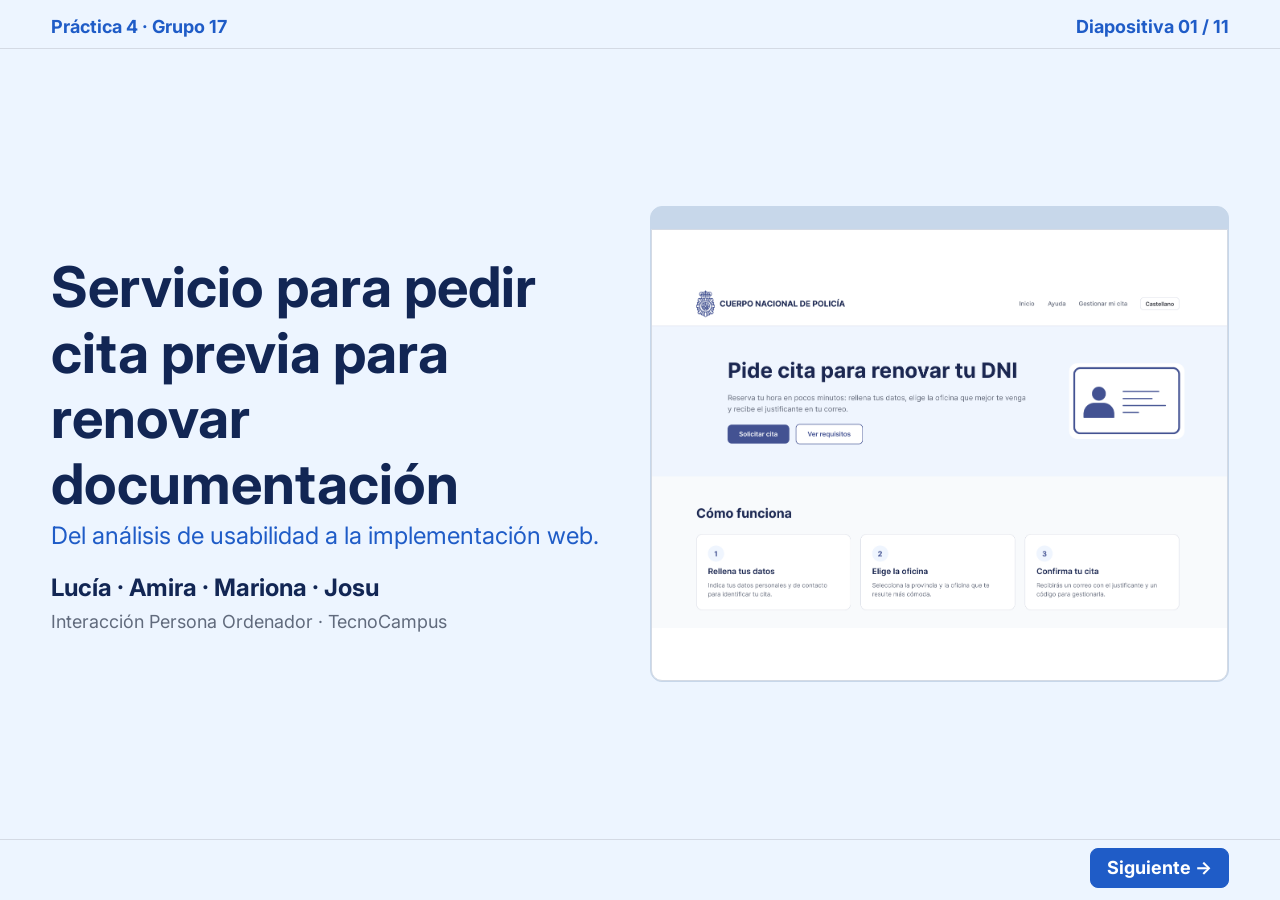
<file: grupo-17/index.html>
<!DOCTYPE html>
<html lang="es">
<head>
    <meta charset="UTF-8">
    <meta name="viewport" content="width=device-width, initial-scale=1.0">
    <title>Servicio para pedir cita previa para renovar documentación | Grupo 17</title>
    <link rel="stylesheet" href="https://fonts.googleapis.com/css2?family=Inter:wght@400;500;700&amp;display=swap">
    <link rel="stylesheet" href="styles/style.css">
</head>
<body class="portada">
    <header class="franja">
        <span>Práctica 4 · Grupo 17</span>
        <span>Diapositiva 01 / 11</span>
    </header>
    <main class="diapositiva">
        <div class="columnas hero">
            <div class="columna">
                <header class="encabezado">
                    <h1>Servicio para pedir cita previa para renovar documentación</h1>
                    <p class="subtitulo">Del análisis de usabilidad a la implementación web.</p>
                </header>
                <p class="equipo">Lucía · Amira · Mariona · Josu</p>
                <p class="nota secundario">Interacción Persona Ordenador · TecnoCampus</p>
            </div>
            <div class="columna navegador">
                <div class="marco">
                    <img src="images/figma-inicio.png" alt="Pantalla de inicio del prototipo de cita previa para renovar documentación">
                </div>
            </div>
        </div>
    </main>
    <footer>
        <nav class="navegacion">
            <a class="siguiente" href="02-proyecto.html">Siguiente →</a>
        </nav>
    </footer>
</body>
</html>
</file>
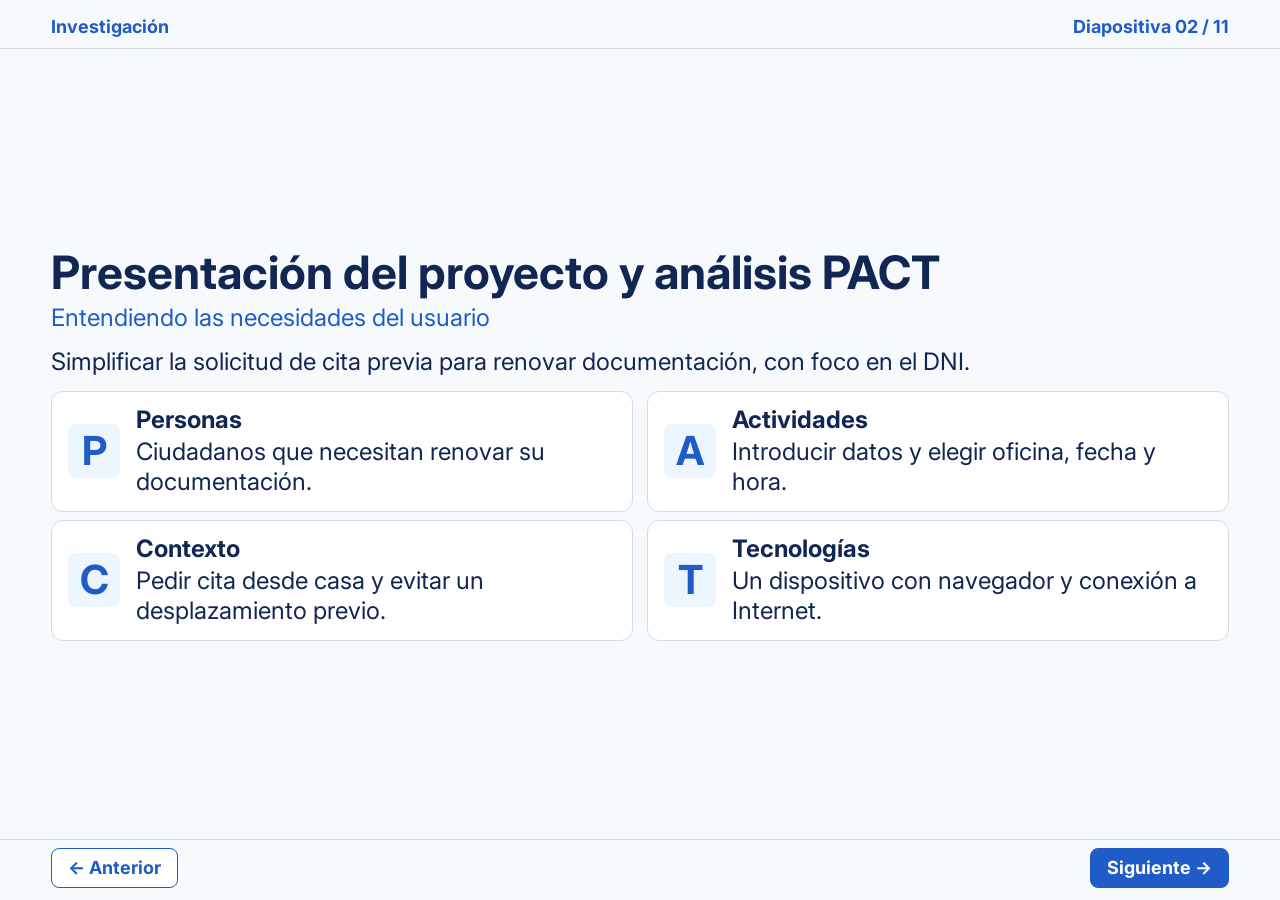
<file: grupo-17/02-proyecto.html>
<!DOCTYPE html>
<html lang="es">
<head>
    <meta charset="UTF-8">
    <meta name="viewport" content="width=device-width, initial-scale=1.0">
    <title>Presentación del proyecto y análisis PACT | Grupo 17</title>
    <link rel="stylesheet" href="https://fonts.googleapis.com/css2?family=Inter:wght@400;500;700&amp;display=swap">
    <link rel="stylesheet" href="styles/style.css">
</head>
<body class="proyecto">
    <header class="franja">
        <span>Investigación</span>
        <span>Diapositiva 02 / 11</span>
    </header>
    <main class="diapositiva">
        <header class="encabezado">
            <h1>Presentación del proyecto y análisis PACT</h1>
            <p class="subtitulo">Entendiendo las necesidades del usuario</p>
        </header>
        <p class="separacion introduccion">Simplificar la solicitud de cita previa para renovar documentación, con foco en el DNI.</p>
        <div class="separacion pact">
            <div class="fila">
                <section class="celda tarjeta ficha-pact">
                    <span class="letra" aria-hidden="true">P</span>
                    <div>
                        <h2>Personas</h2>
                        <p>Ciudadanos que necesitan renovar su documentación.</p>
                    </div>
                </section>
                <section class="celda tarjeta ficha-pact">
                    <span class="letra" aria-hidden="true">A</span>
                    <div>
                        <h2>Actividades</h2>
                        <p>Introducir datos y elegir oficina, fecha y hora.</p>
                    </div>
                </section>
            </div>
            <div class="separacion-fila fila">
                <section class="celda tarjeta ficha-pact">
                    <span class="letra" aria-hidden="true">C</span>
                    <div>
                        <h2>Contexto</h2>
                        <p>Pedir cita desde casa y evitar un desplazamiento previo.</p>
                    </div>
                </section>
                <section class="celda tarjeta ficha-pact">
                    <span class="letra" aria-hidden="true">T</span>
                    <div>
                        <h2>Tecnologías</h2>
                        <p>Un dispositivo con navegador y conexión a Internet.</p>
                    </div>
                </section>
            </div>
        </div>
    </main>
    <footer>
        <nav class="navegacion">
            <a class="anterior" href="index.html">← Anterior</a>
            <a class="siguiente" href="03-benchmarking.html">Siguiente →</a>
        </nav>
    </footer>
</body>
</html>
</file>
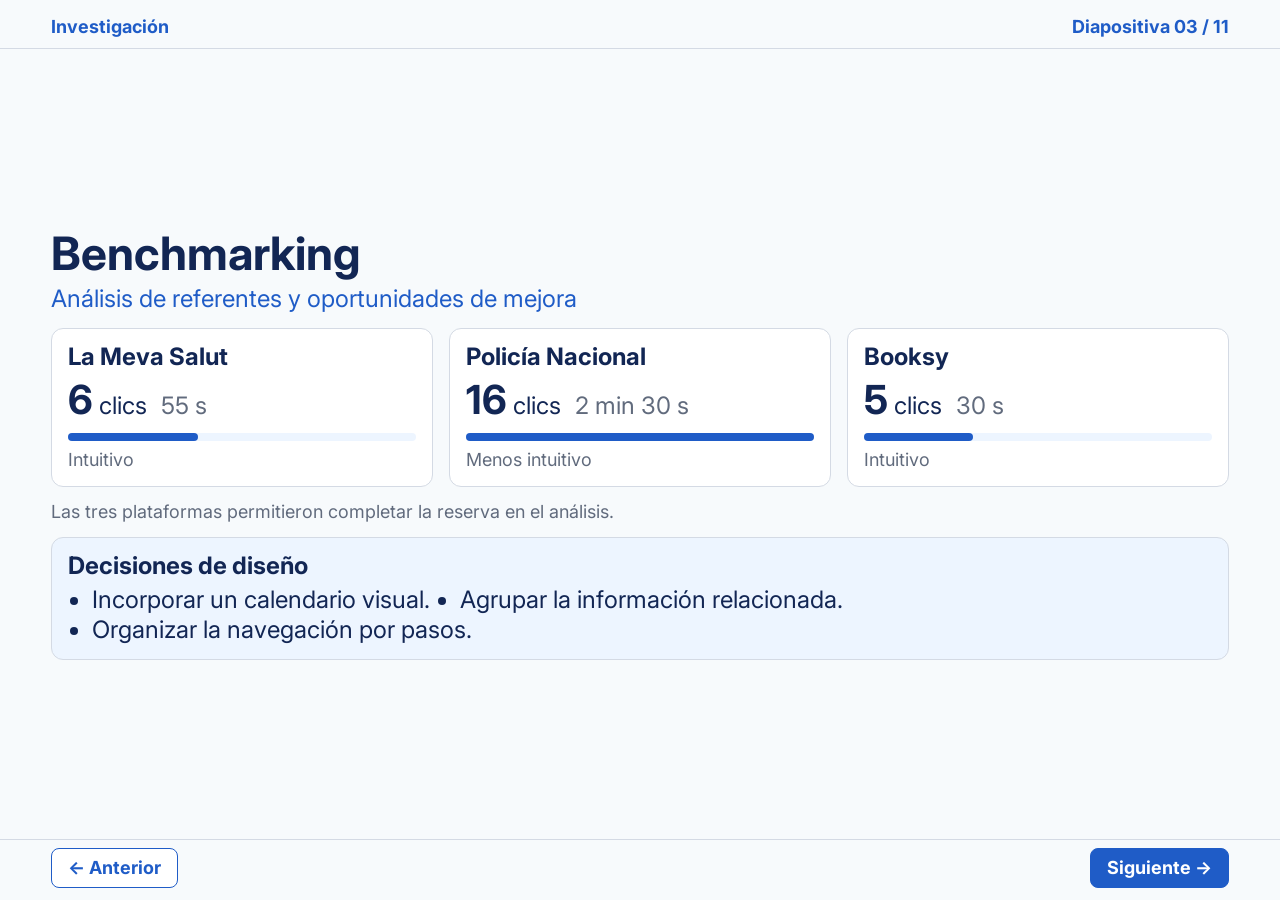
<file: grupo-17/03-benchmarking.html>
<!DOCTYPE html>
<html lang="es">
<head>
    <meta charset="UTF-8">
    <meta name="viewport" content="width=device-width, initial-scale=1.0">
    <title>Benchmarking | Grupo 17</title>
    <link rel="stylesheet" href="https://fonts.googleapis.com/css2?family=Inter:wght@400;500;700&amp;display=swap">
    <link rel="stylesheet" href="styles/style.css">
</head>
<body class="benchmarking">
    <header class="franja">
        <span>Investigación</span>
        <span>Diapositiva 03 / 11</span>
    </header>
    <main class="diapositiva">
        <header class="encabezado">
            <h1>Benchmarking</h1>
            <p class="subtitulo">Análisis de referentes y oportunidades de mejora</p>
        </header>
        <div class="separacion comparativa">
            <section class="tarjeta resultado">
                <h2>La Meva Salut</h2>
                <p class="medidas"><strong>6</strong> clics <span>55 s</span></p>
                <div class="pista" aria-hidden="true"><div class="barra salut"></div></div>
                <p class="secundario">Intuitivo</p>
            </section>
            <section class="tarjeta resultado">
                <h2>Policía Nacional</h2>
                <p class="medidas"><strong>16</strong> clics <span>2 min 30 s</span></p>
                <div class="pista" aria-hidden="true"><div class="barra policia"></div></div>
                <p class="secundario">Menos intuitivo</p>
            </section>
            <section class="tarjeta resultado">
                <h2>Booksy</h2>
                <p class="medidas"><strong>5</strong> clics <span>30 s</span></p>
                <div class="pista" aria-hidden="true"><div class="barra booksy"></div></div>
                <p class="secundario">Intuitivo</p>
            </section>
        </div>
        <p class="separacion secundario">Las tres plataformas permitieron completar la reserva en el análisis.</p>
        <section class="separacion panel decisiones">
            <h2>Decisiones de diseño</h2>
            <ul>
                <li>Incorporar un calendario visual.</li>
                <li>Agrupar la información relacionada.</li>
                <li>Organizar la navegación por pasos.</li>
            </ul>
        </section>
    </main>
    <footer>
        <nav class="navegacion">
            <a class="anterior" href="02-proyecto.html">← Anterior</a>
            <a class="siguiente" href="04-sketch.html">Siguiente →</a>
        </nav>
    </footer>
</body>
</html>
</file>
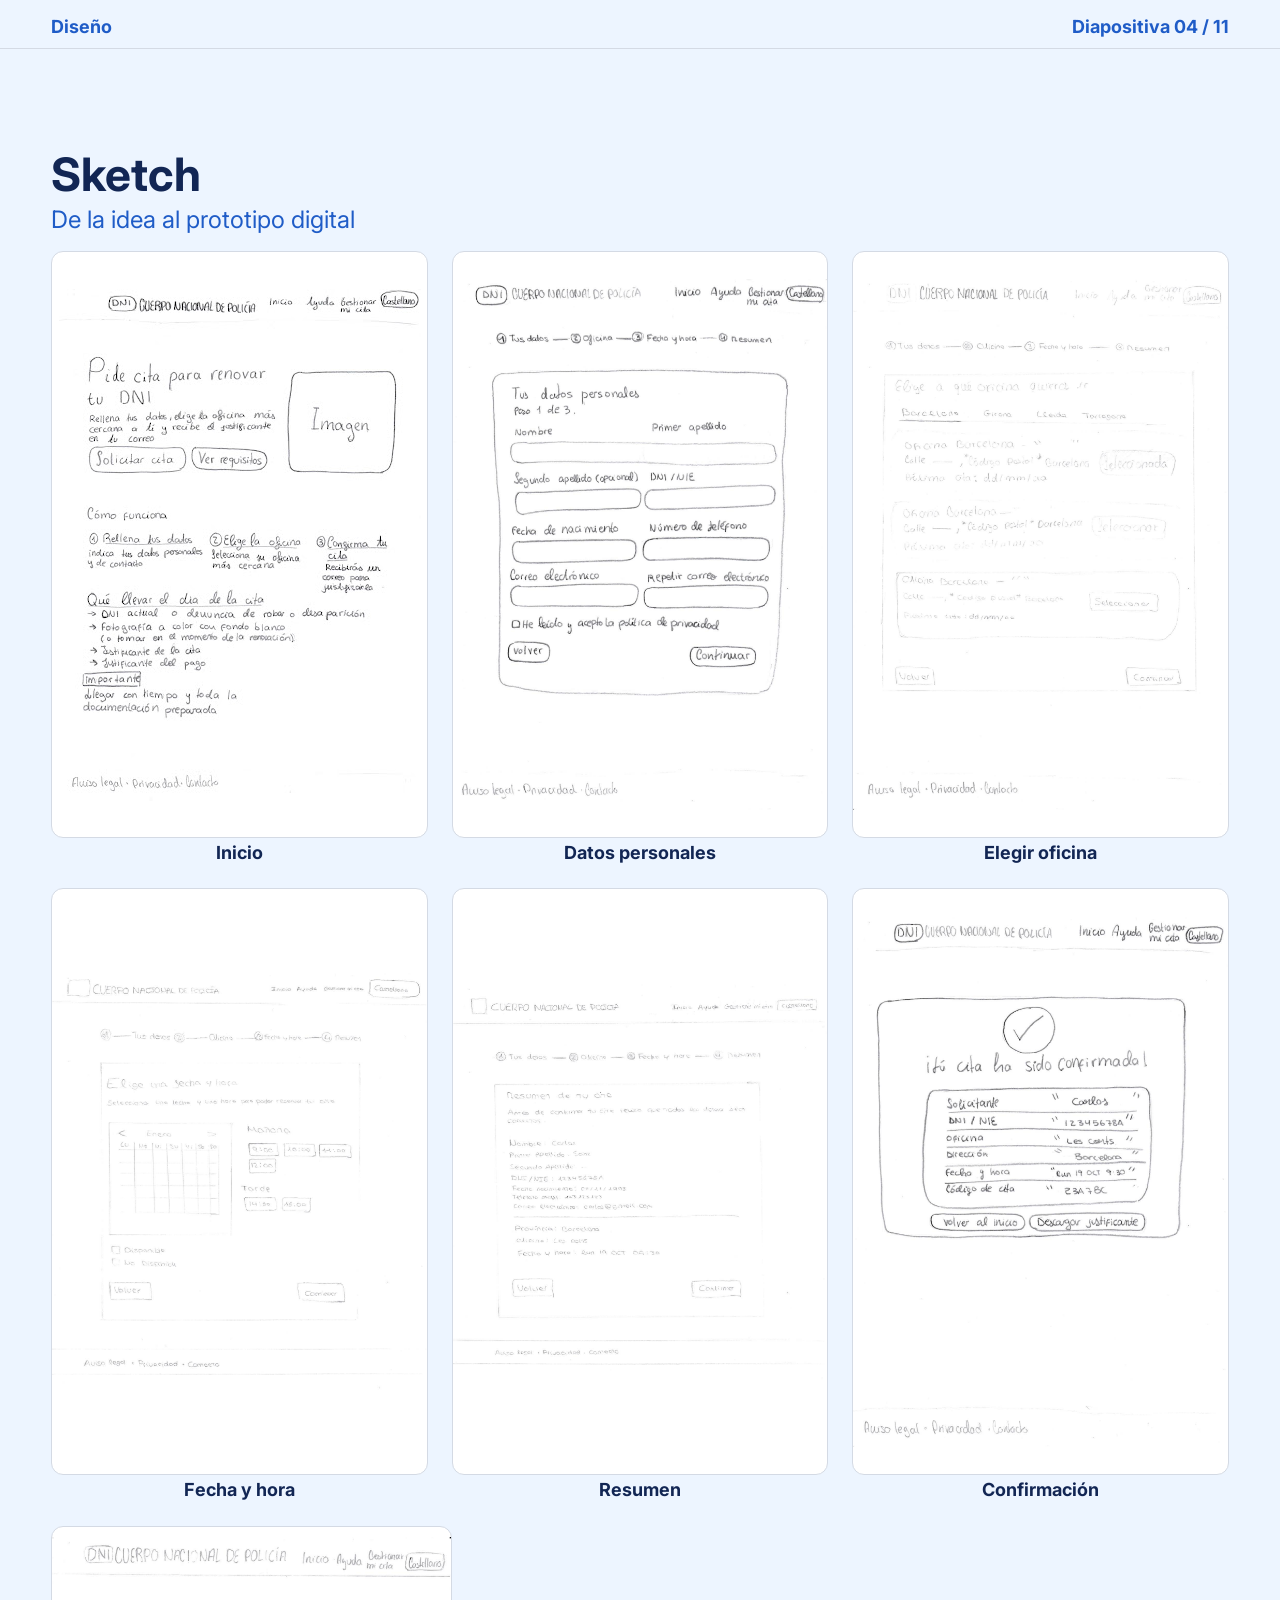
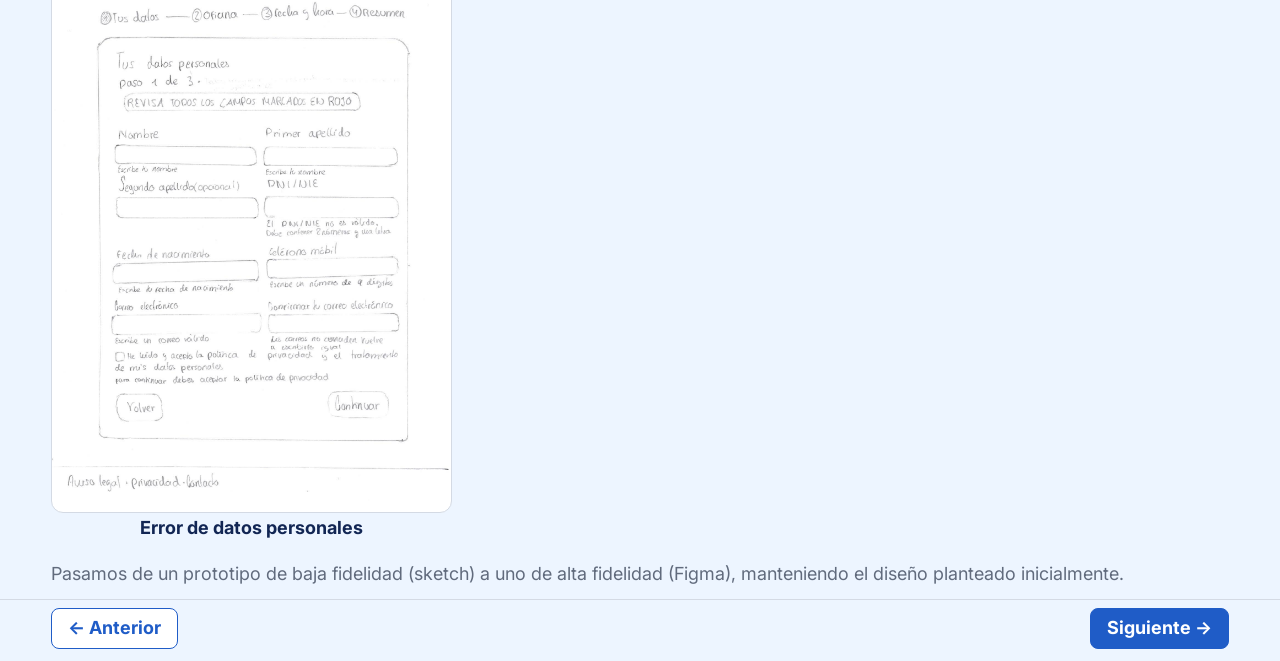
<file: grupo-17/04-sketch.html>
<!DOCTYPE html>
<html lang="es">
<head>
    <meta charset="UTF-8">
    <meta name="viewport" content="width=device-width, initial-scale=1.0">
    <title>Sketch | Grupo 17</title>
    <link rel="stylesheet" href="https://fonts.googleapis.com/css2?family=Inter:wght@400;500;700&amp;display=swap">
    <link rel="stylesheet" href="styles/style.css">
</head>
<body class="sketch">
    <header class="franja">
        <span>Diseño</span>
        <span>Diapositiva 04 / 11</span>
    </header>
    <main class="diapositiva">
        <header class="encabezado">
            <h1>Sketch</h1>
            <p class="subtitulo">De la idea al prototipo digital</p>
        </header>
        <div class="separacion grupos-bocetos">
            <div class="fila bocetos">
                <div class="captura hoja-boceto">
                    <div class="marco">
                        <img src="images/sketch-inicio.jpg" alt="Boceto de la portada con instrucciones para pedir cita">
                    </div>
                    <p class="pie-imagen">Inicio</p>
                </div>
                <div class="captura hoja-boceto">
                    <div class="marco">
                        <img src="images/sketch-datos-personales.jpg" alt="Boceto del formulario de datos personales">
                    </div>
                    <p class="pie-imagen">Datos personales</p>
                </div>
                <div class="captura hoja-boceto">
                    <div class="marco">
                        <img src="images/sketch-oficina.jpg" alt="Boceto de selección de provincia y oficina">
                    </div>
                    <p class="pie-imagen">Elegir oficina</p>
                </div>
            </div>
            <div class="fila bocetos">
                <div class="captura hoja-boceto">
                    <div class="marco">
                        <img src="images/sketch-fecha-hora.jpg" alt="Boceto de calendario y selección de hora">
                    </div>
                    <p class="pie-imagen">Fecha y hora</p>
                </div>
                <div class="captura hoja-boceto">
                    <div class="marco">
                        <img src="images/sketch-resumen.jpg" alt="Boceto del resumen de los datos de la cita">
                    </div>
                    <p class="pie-imagen">Resumen</p>
                </div>
                <div class="captura hoja-boceto">
                    <div class="marco">
                        <img src="images/sketch-confirmacion.jpg" alt="Boceto del justificante de cita confirmada">
                    </div>
                    <p class="pie-imagen">Confirmación</p>
                </div>
            </div>
            <div class="fila bocetos">
                <div class="captura hoja-boceto boceto-error">
                    <div class="marco">
                        <img src="images/sketch-error.jpg" alt="Boceto del formulario con avisos junto a los campos">
                    </div>
                    <p class="pie-imagen">Error de datos personales</p>
                </div>
            </div>
        </div>
        <p class="separacion secundario">Pasamos de un prototipo de baja fidelidad (sketch) a uno de alta fidelidad (Figma), manteniendo el diseño planteado inicialmente.</p>
    </main>
    <footer>
        <nav class="navegacion">
            <a class="anterior" href="03-benchmarking.html">← Anterior</a>
            <a class="siguiente" href="05-figma-componentes.html">Siguiente →</a>
        </nav>
    </footer>
</body>
</html>
</file>
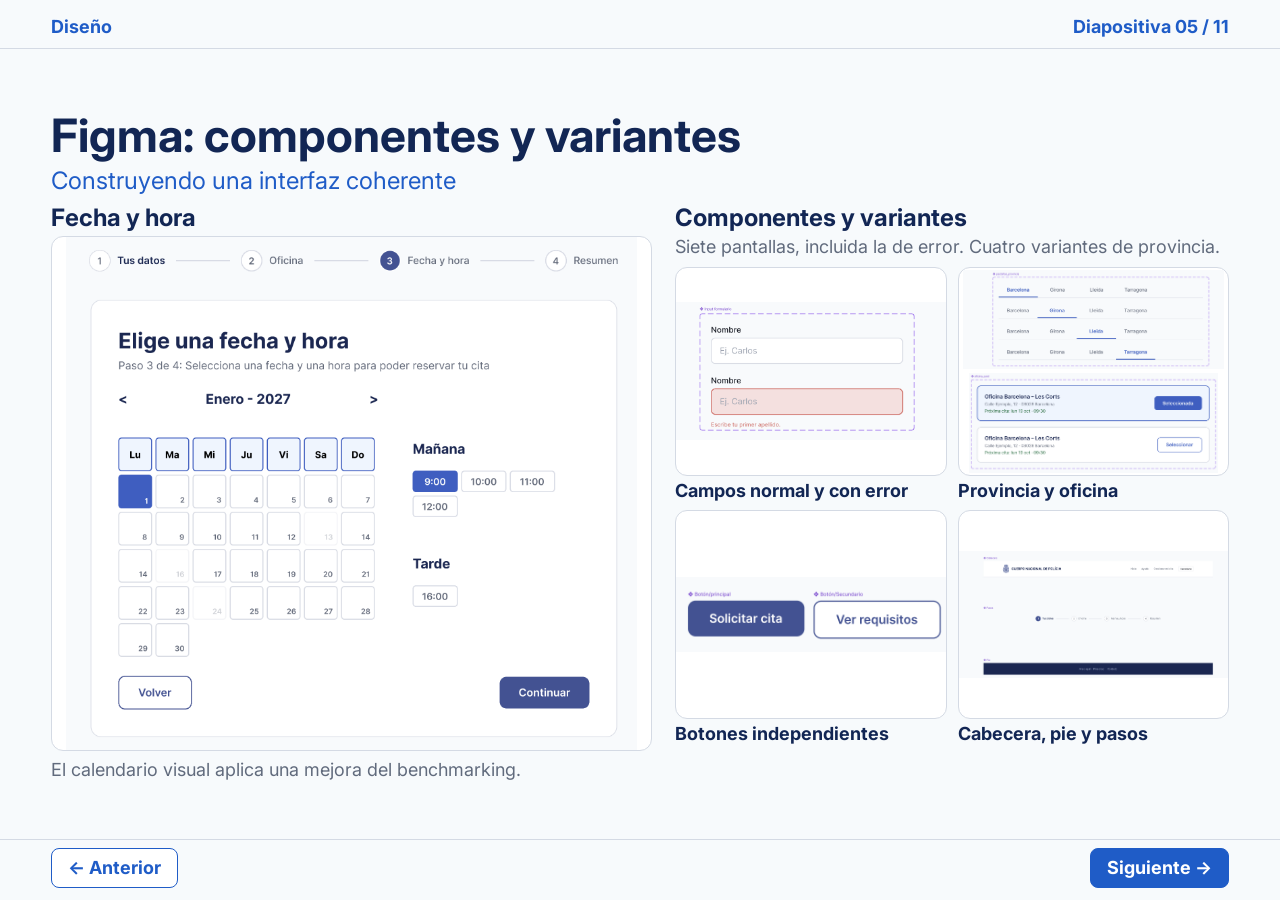
<file: grupo-17/05-figma-componentes.html>
<!DOCTYPE html>
<html lang="es">
<head>
    <meta charset="UTF-8">
    <meta name="viewport" content="width=device-width, initial-scale=1.0">
    <title>Figma: componentes y variantes | Grupo 17</title>
    <link rel="stylesheet" href="https://fonts.googleapis.com/css2?family=Inter:wght@400;500;700&amp;display=swap">
    <link rel="stylesheet" href="styles/style.css">
</head>
<body class="componentes">
    <header class="franja">
        <span>Diseño</span>
        <span>Diapositiva 05 / 11</span>
    </header>
    <main class="diapositiva">
        <header class="encabezado">
            <h1>Figma: componentes y variantes</h1>
            <p class="subtitulo">Construyendo una interfaz coherente</p>
        </header>
        <div class="separacion columnas figma">
            <section class="columna columna-fecha">
                <h2>Fecha y hora</h2>
                <div class="captura">
                    <div class="marco">
                        <img src="images/figma-fecha-hora.png" alt="Pantalla de Figma con calendario visual y selección de horarios">
                    </div>
                </div>
                <p class="nota secundario">El calendario visual aplica una mejora del benchmarking.</p>
            </section>
            <section class="columna columna-componentes">
                <h2>Componentes y variantes</h2>
                <p class="secundario">Siete pantallas, incluida la de error. Cuatro variantes de provincia.</p>
                <div class="muestras">
                    <div class="fila">
                        <div class="celda captura">
                            <div class="marco">
                                <img src="images/componentes-input.png" alt="Componente de campo de formulario en estado normal y de error">
                            </div>
                            <p class="pie-imagen">Campos normal y con error</p>
                        </div>
                        <div class="celda captura">
                            <div class="marco">
                                <div class="variantes-separadas">
                                    <img src="images/componentes-pestanas-provincia.png" alt="Pestañas con las cuatro provincias seleccionadas por separado">
                                    <img src="images/componentes-tarjetas-oficina.png" alt="Tarjeta de oficina en los estados seleccionado y sin seleccionar">
                                </div>
                            </div>
                            <p class="pie-imagen">Provincia y oficina</p>
                        </div>
                    </div>
                    <div class="separacion-fila fila">
                        <div class="celda captura">
                            <div class="marco">
                                <img src="images/componentes-botones.png" alt="Componentes de botón principal y secundario">
                            </div>
                            <p class="pie-imagen">Botones independientes</p>
                        </div>
                        <div class="celda captura">
                            <div class="marco">
                                <img src="images/componentes-estructura.png" alt="Componentes reutilizables de cabecera, pie e indicador de pasos">
                            </div>
                            <p class="pie-imagen">Cabecera, pie y pasos</p>
                        </div>
                    </div>
                </div>
            </section>
        </div>
    </main>
    <footer>
        <nav class="navegacion">
            <a class="anterior" href="04-sketch.html">← Anterior</a>
            <a class="siguiente" href="06-figma-error.html">Siguiente →</a>
        </nav>
    </footer>
</body>
</html>
</file>
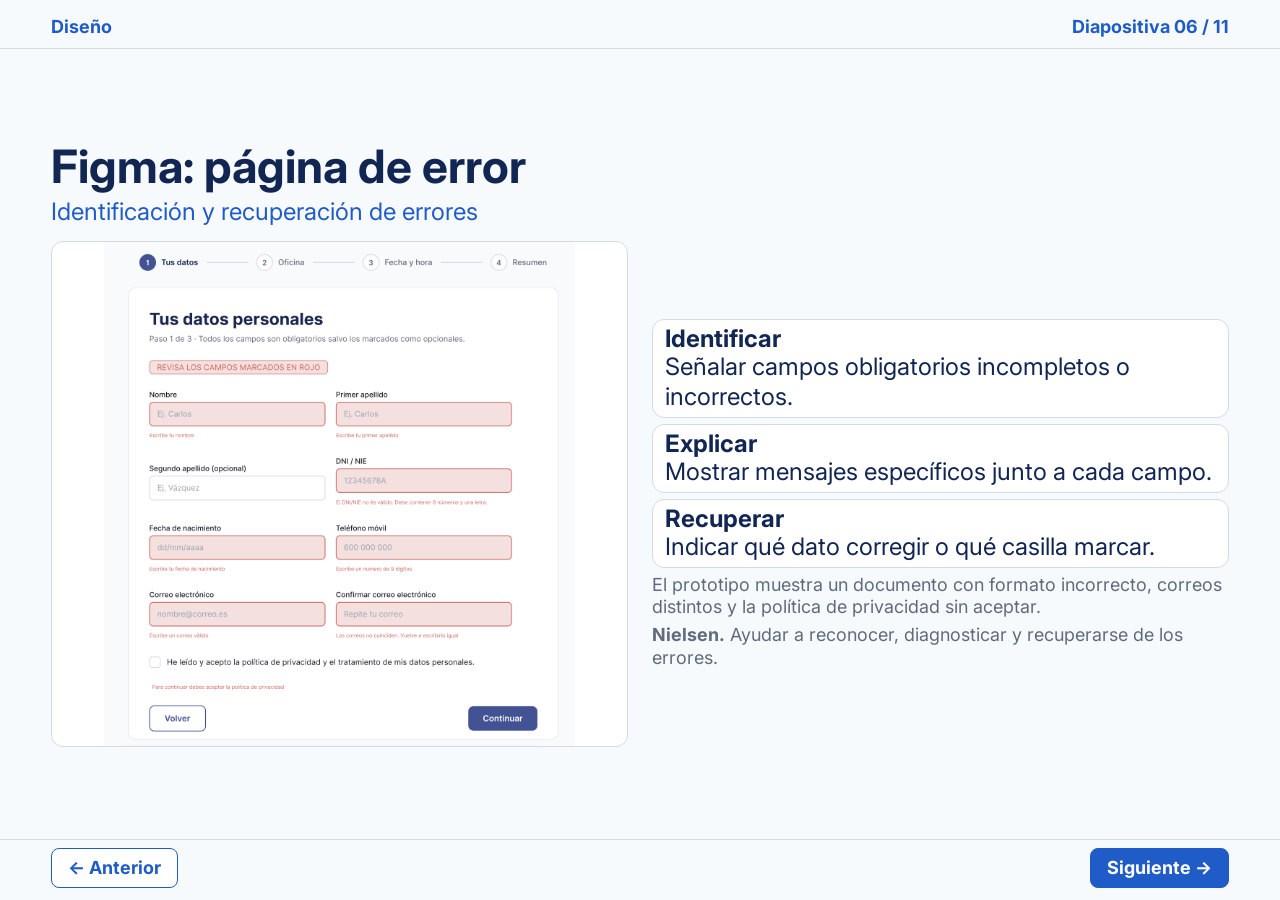
<file: grupo-17/06-figma-error.html>
<!DOCTYPE html>
<html lang="es">
<head>
    <meta charset="UTF-8">
    <meta name="viewport" content="width=device-width, initial-scale=1.0">
    <title>Figma: página de error | Grupo 17</title>
    <link rel="stylesheet" href="https://fonts.googleapis.com/css2?family=Inter:wght@400;500;700&amp;display=swap">
    <link rel="stylesheet" href="styles/style.css">
</head>
<body class="error">
    <header class="franja">
        <span>Diseño</span>
        <span>Diapositiva 06 / 11</span>
    </header>
    <main class="diapositiva">
        <header class="encabezado">
            <h1>Figma: página de error</h1>
            <p class="subtitulo">Identificación y recuperación de errores</p>
        </header>
        <div class="separacion columnas">
            <div class="columna captura">
                <div class="marco">
                    <img src="images/figma-error.png" alt="Pantalla de Figma con mensajes de error en campos y en la política de privacidad">
                </div>
            </div>
            <div class="columna estrategia">
                <div class="tarjeta paso-error">
                    <h2>Identificar</h2>
                    <p>Señalar campos obligatorios incompletos o incorrectos.</p>
                </div>
                <div class="separacion-corta tarjeta paso-error">
                    <h2>Explicar</h2>
                    <p>Mostrar mensajes específicos junto a cada campo.</p>
                </div>
                <div class="separacion-corta tarjeta paso-error">
                    <h2>Recuperar</h2>
                    <p>Indicar qué dato corregir o qué casilla marcar.</p>
                </div>
                <p class="separacion-corta secundario">El prototipo muestra un documento con formato incorrecto, correos distintos y la política de privacidad sin aceptar.</p>
                <p class="separacion-corta secundario"><strong>Nielsen.</strong> Ayudar a reconocer, diagnosticar y recuperarse de los errores.</p>
            </div>
        </div>
    </main>
    <footer>
        <nav class="navegacion">
            <a class="anterior" href="05-figma-componentes.html">← Anterior</a>
            <a class="siguiente" href="07-html.html">Siguiente →</a>
        </nav>
    </footer>
</body>
</html>
</file>
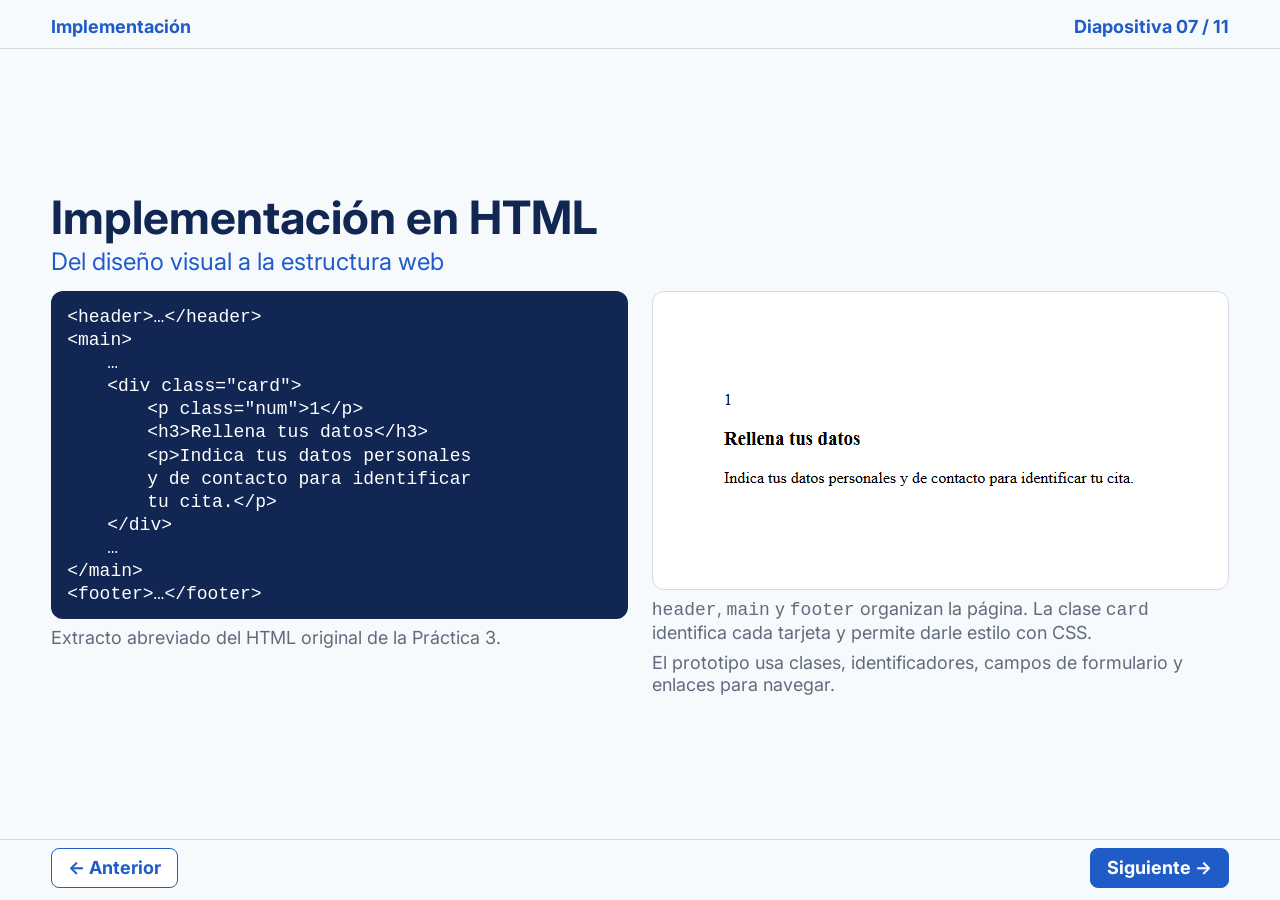
<file: grupo-17/07-html.html>
<!DOCTYPE html>
<html lang="es">
<head>
    <meta charset="UTF-8">
    <meta name="viewport" content="width=device-width, initial-scale=1.0">
    <title>Implementación en HTML | Grupo 17</title>
    <link rel="stylesheet" href="https://fonts.googleapis.com/css2?family=Inter:wght@400;500;700&amp;display=swap">
    <link rel="stylesheet" href="styles/style.css">
</head>
<body class="estructura">
    <header class="franja">
        <span>Implementación</span>
        <span>Diapositiva 07 / 11</span>
    </header>
    <main class="diapositiva">
        <header class="encabezado">
            <h1>Implementación en HTML</h1>
            <p class="subtitulo">Del diseño visual a la estructura web</p>
        </header>
        <div class="separacion columnas html">
            <div class="columna">
                <div class="bloque-codigo">
                    <code>&lt;header&gt;…&lt;/header&gt;</code><br>
                    <code>&lt;main&gt;</code><br>
                    <code class="sangria">…</code><br>
                    <code class="sangria">&lt;div class="card"&gt;</code><br>
                    <code class="sangria-doble">&lt;p class="num"&gt;1&lt;/p&gt;</code><br>
                    <code class="sangria-doble">&lt;h3&gt;Rellena tus datos&lt;/h3&gt;</code><br>
                    <code class="sangria-doble">&lt;p&gt;Indica tus datos personales</code><br>
                    <code class="sangria-doble">y de contacto para identificar</code><br>
                    <code class="sangria-doble">tu cita.&lt;/p&gt;</code><br>
                    <code class="sangria">&lt;/div&gt;</code><br>
                    <code class="sangria">…</code><br>
                    <code>&lt;/main&gt;</code><br>
                    <code>&lt;footer&gt;…&lt;/footer&gt;</code>
                </div>
                <p class="nota secundario">Extracto abreviado del HTML original de la Práctica 3.</p>
            </div>
            <div class="columna">
                <div class="captura">
                    <div class="marco">
                        <img src="images/html-sin-estilos.png" alt="Captura del inicio de la Práctica 3 en el navegador sin hoja de estilos general">
                    </div>
                </div>
                <p class="nota secundario"><code>header</code>, <code>main</code> y <code>footer</code> organizan la página. La clase <code>card</code> identifica cada tarjeta y permite darle estilo con CSS.</p>
                <p class="nota secundario">El prototipo usa clases, identificadores, campos de formulario y enlaces para navegar.</p>
            </div>
        </div>
    </main>
    <footer>
        <nav class="navegacion">
            <a class="anterior" href="06-figma-error.html">← Anterior</a>
            <a class="siguiente" href="08-figma-a-css.html">Siguiente →</a>
        </nav>
    </footer>
</body>
</html>
</file>
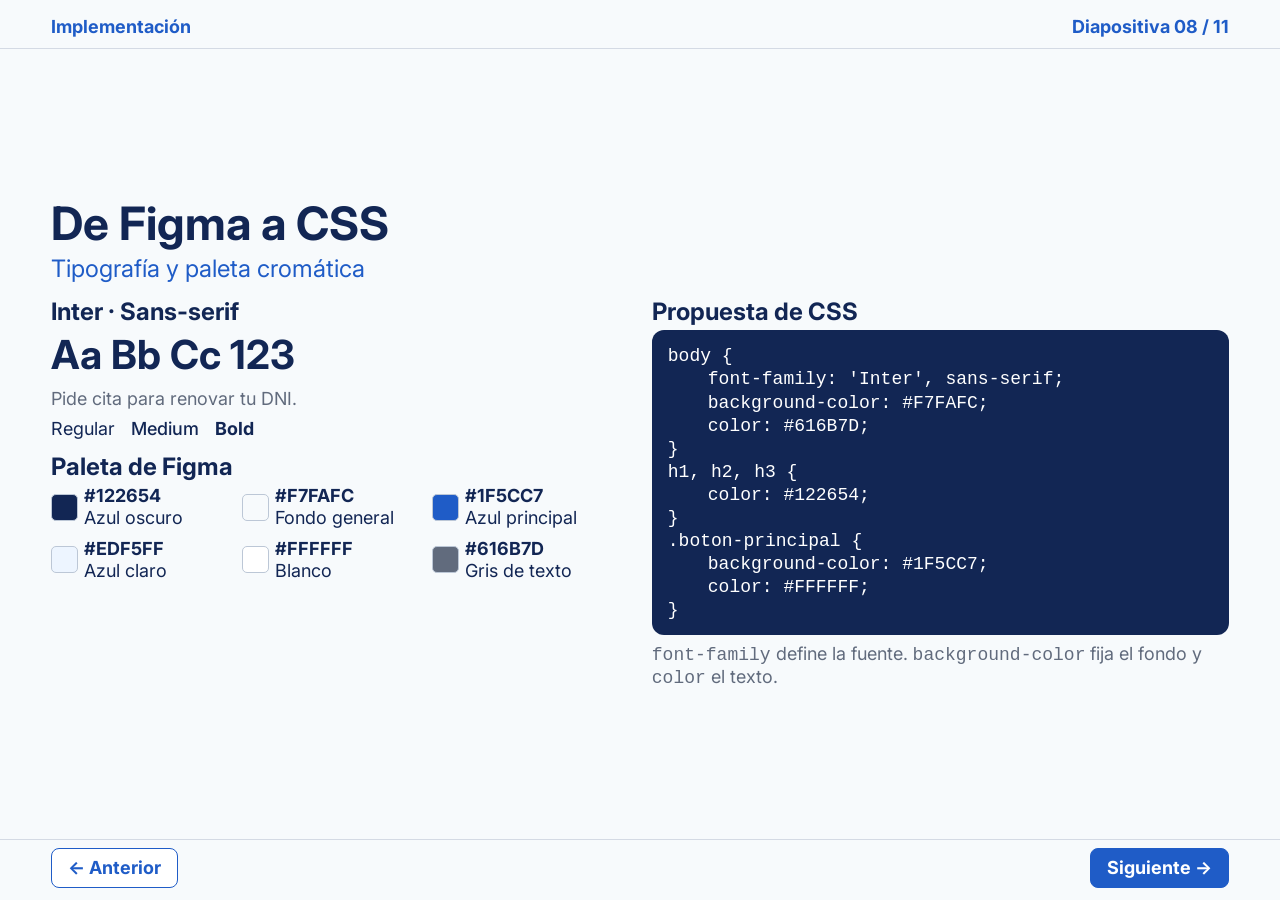
<file: grupo-17/08-figma-a-css.html>
<!DOCTYPE html>
<html lang="es">
<head>
    <meta charset="UTF-8">
    <meta name="viewport" content="width=device-width, initial-scale=1.0">
    <title>De Figma a CSS | Grupo 17</title>
    <link rel="stylesheet" href="https://fonts.googleapis.com/css2?family=Inter:wght@400;500;700&amp;display=swap">
    <link rel="stylesheet" href="styles/style.css">
</head>
<body class="sistema">
    <header class="franja">
        <span>Implementación</span>
        <span>Diapositiva 08 / 11</span>
    </header>
    <main class="diapositiva">
        <header class="encabezado">
            <h1>De Figma a CSS</h1>
            <p class="subtitulo">Tipografía y paleta cromática</p>
        </header>
        <div class="separacion columnas identidad">
            <section class="columna">
                <h2>Inter · Sans-serif</h2>
                <p class="alfabeto">Aa Bb Cc 123</p>
                <p class="nota secundario">Pide cita para renovar tu DNI.</p>
                <p class="nota pesos"><span>Regular</span><span class="medio">Medium</span><strong>Bold</strong></p>
                <h2>Paleta de Figma</h2>
                <ul class="paleta">
                    <li><span class="muestra oscuro" aria-hidden="true"></span><div><strong>#122654</strong><br>Azul oscuro</div></li>
                    <li><span class="muestra fondo" aria-hidden="true"></span><div><strong>#F7FAFC</strong><br>Fondo general</div></li>
                    <li><span class="muestra principal" aria-hidden="true"></span><div><strong>#1F5CC7</strong><br>Azul principal</div></li>
                    <li><span class="muestra claro" aria-hidden="true"></span><div><strong>#EDF5FF</strong><br>Azul claro</div></li>
                    <li><span class="muestra blanco" aria-hidden="true"></span><div><strong>#FFFFFF</strong><br>Blanco</div></li>
                    <li><span class="muestra gris" aria-hidden="true"></span><div><strong>#616B7D</strong><br>Gris de texto</div></li>
                </ul>
            </section>
            <section class="columna">
                <h2>Propuesta de CSS</h2>
                <div class="bloque-codigo">
                    <code>body {</code><br>
                    <code class="sangria">font-family: 'Inter', sans-serif;</code><br>
                    <code class="sangria">background-color: #F7FAFC;</code><br>
                    <code class="sangria">color: #616B7D;</code><br>
                    <code>}</code><br>
                    <code>h1, h2, h3 {</code><br>
                    <code class="sangria">color: #122654;</code><br>
                    <code>}</code><br>
                    <code>.boton-principal {</code><br>
                    <code class="sangria">background-color: #1F5CC7;</code><br>
                    <code class="sangria">color: #FFFFFF;</code><br>
                    <code>}</code>
                </div>
                <p class="nota secundario"><code>font-family</code> define la fuente. <code>background-color</code> fija el fondo y <code>color</code> el texto.</p>
            </section>
        </div>
    </main>
    <footer>
        <nav class="navegacion">
            <a class="anterior" href="07-html.html">← Anterior</a>
            <a class="siguiente" href="09-css-fragmento.html">Siguiente →</a>
        </nav>
    </footer>
</body>
</html>
</file>
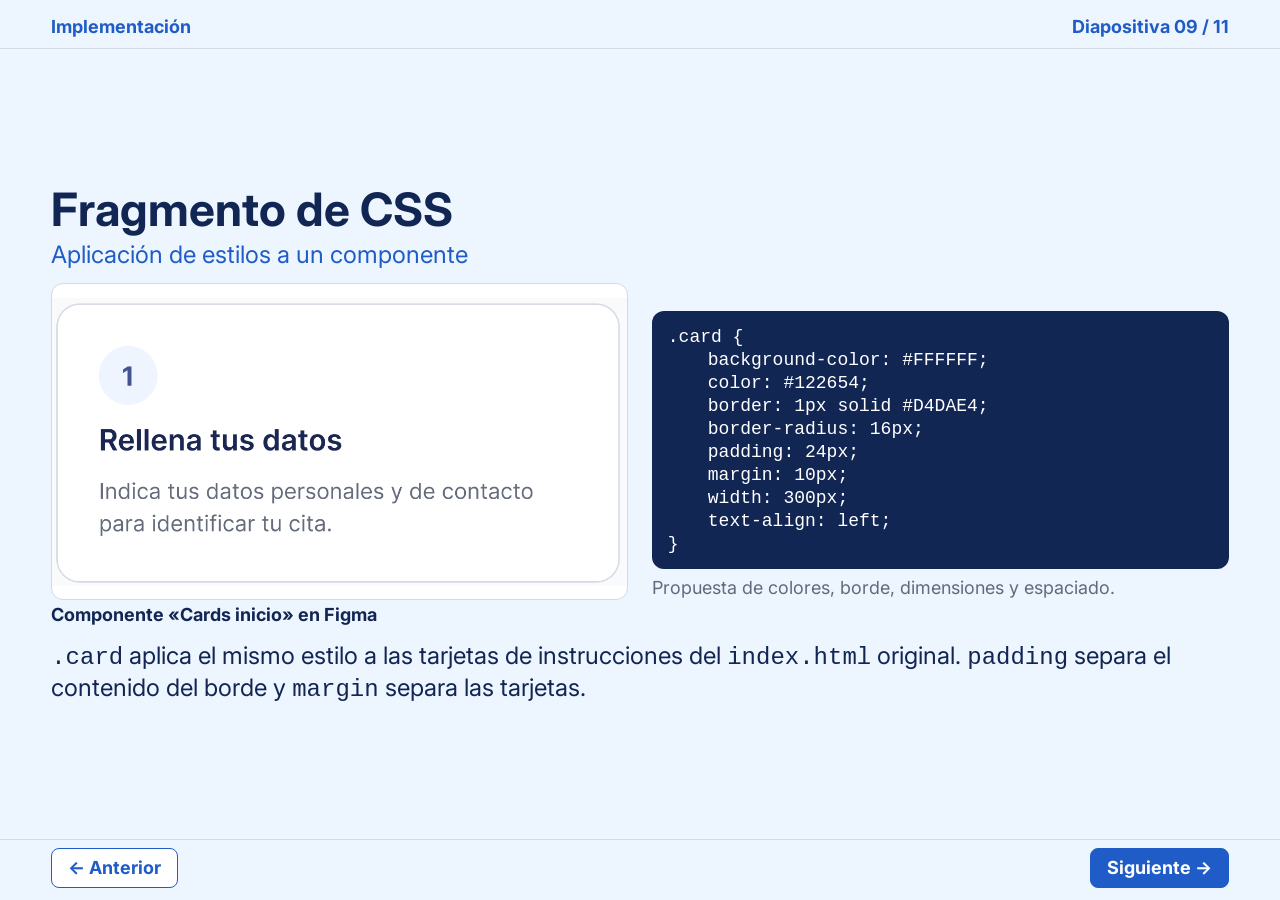
<file: grupo-17/09-css-fragmento.html>
<!DOCTYPE html>
<html lang="es">
<head>
    <meta charset="UTF-8">
    <meta name="viewport" content="width=device-width, initial-scale=1.0">
    <title>Fragmento de CSS | Grupo 17</title>
    <link rel="stylesheet" href="https://fonts.googleapis.com/css2?family=Inter:wght@400;500;700&amp;display=swap">
    <link rel="stylesheet" href="styles/style.css">
</head>
<body class="fragmento">
    <header class="franja">
        <span>Implementación</span>
        <span>Diapositiva 09 / 11</span>
    </header>
    <main class="diapositiva">
        <header class="encabezado">
            <h1>Fragmento de CSS</h1>
            <p class="subtitulo">Aplicación de estilos a un componente</p>
        </header>
        <div class="separacion columnas">
            <div class="columna captura">
                <div class="marco">
                    <img src="images/componente-card-inicio.png" alt="Componente de la tarjeta Rellena tus datos en Figma">
                </div>
                <p class="pie-imagen">Componente «Cards inicio» en Figma</p>
            </div>
            <div class="columna">
                <div class="bloque-codigo">
                    <code>.card {</code><br>
                    <code class="sangria">background-color: #FFFFFF;</code><br>
                    <code class="sangria">color: #122654;</code><br>
                    <code class="sangria">border: 1px solid #D4DAE4;</code><br>
                    <code class="sangria">border-radius: 16px;</code><br>
                    <code class="sangria">padding: 24px;</code><br>
                    <code class="sangria">margin: 10px;</code><br>
                    <code class="sangria">width: 300px;</code><br>
                    <code class="sangria">text-align: left;</code><br>
                    <code>}</code>
                </div>
                <p class="nota secundario">Propuesta de colores, borde, dimensiones y espaciado.</p>
            </div>
        </div>
        <p class="separacion introduccion"><code>.card</code> aplica el mismo estilo a las tarjetas de instrucciones del <code>index.html</code> original. <code>padding</code> separa el contenido del borde y <code>margin</code> separa las tarjetas.</p>
    </main>
    <footer>
        <nav class="navegacion">
            <a class="anterior" href="08-figma-a-css.html">← Anterior</a>
            <a class="siguiente" href="10-dificultades.html">Siguiente →</a>
        </nav>
    </footer>
</body>
</html>
</file>
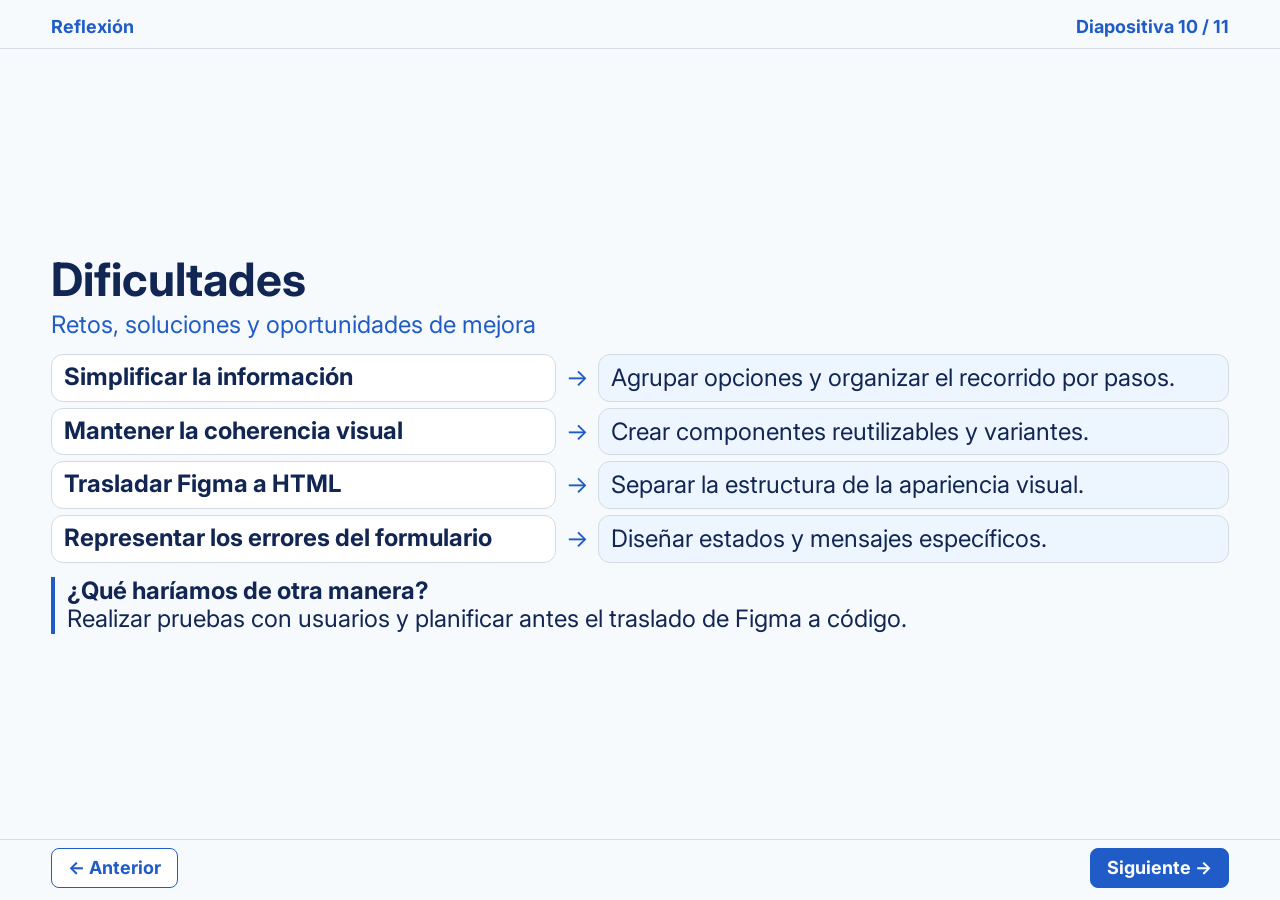
<file: grupo-17/10-dificultades.html>
<!DOCTYPE html>
<html lang="es">
<head>
    <meta charset="UTF-8">
    <meta name="viewport" content="width=device-width, initial-scale=1.0">
    <title>Dificultades | Grupo 17</title>
    <link rel="stylesheet" href="https://fonts.googleapis.com/css2?family=Inter:wght@400;500;700&amp;display=swap">
    <link rel="stylesheet" href="styles/style.css">
</head>
<body class="dificultades">
    <header class="franja">
        <span>Reflexión</span>
        <span>Diapositiva 10 / 11</span>
    </header>
    <main class="diapositiva">
        <header class="encabezado">
            <h1>Dificultades</h1>
            <p class="subtitulo">Retos, soluciones y oportunidades de mejora</p>
        </header>
        <div class="separacion retos" aria-label="Dificultades y soluciones">
            <div class="reto">
                <h2 class="tarjeta">Simplificar la información</h2>
                <span aria-hidden="true">→</span>
                <p class="panel">Agrupar opciones y organizar el recorrido por pasos.</p>
            </div>
            <div class="separacion-corta reto">
                <h2 class="tarjeta">Mantener la coherencia visual</h2>
                <span aria-hidden="true">→</span>
                <p class="panel">Crear componentes reutilizables y variantes.</p>
            </div>
            <div class="separacion-corta reto">
                <h2 class="tarjeta">Trasladar Figma a HTML</h2>
                <span aria-hidden="true">→</span>
                <p class="panel">Separar la estructura de la apariencia visual.</p>
            </div>
            <div class="separacion-corta reto">
                <h2 class="tarjeta">Representar los errores del formulario</h2>
                <span aria-hidden="true">→</span>
                <p class="panel">Diseñar estados y mensajes específicos.</p>
            </div>
        </div>
        <section class="separacion siguiente-paso">
            <h2>¿Qué haríamos de otra manera?</h2>
            <p>Realizar pruebas con usuarios y planificar antes el traslado de Figma a código.</p>
        </section>
    </main>
    <footer>
        <nav class="navegacion">
            <a class="anterior" href="09-css-fragmento.html">← Anterior</a>
            <a class="siguiente" href="11-conclusiones.html">Siguiente →</a>
        </nav>
    </footer>
</body>
</html>
</file>
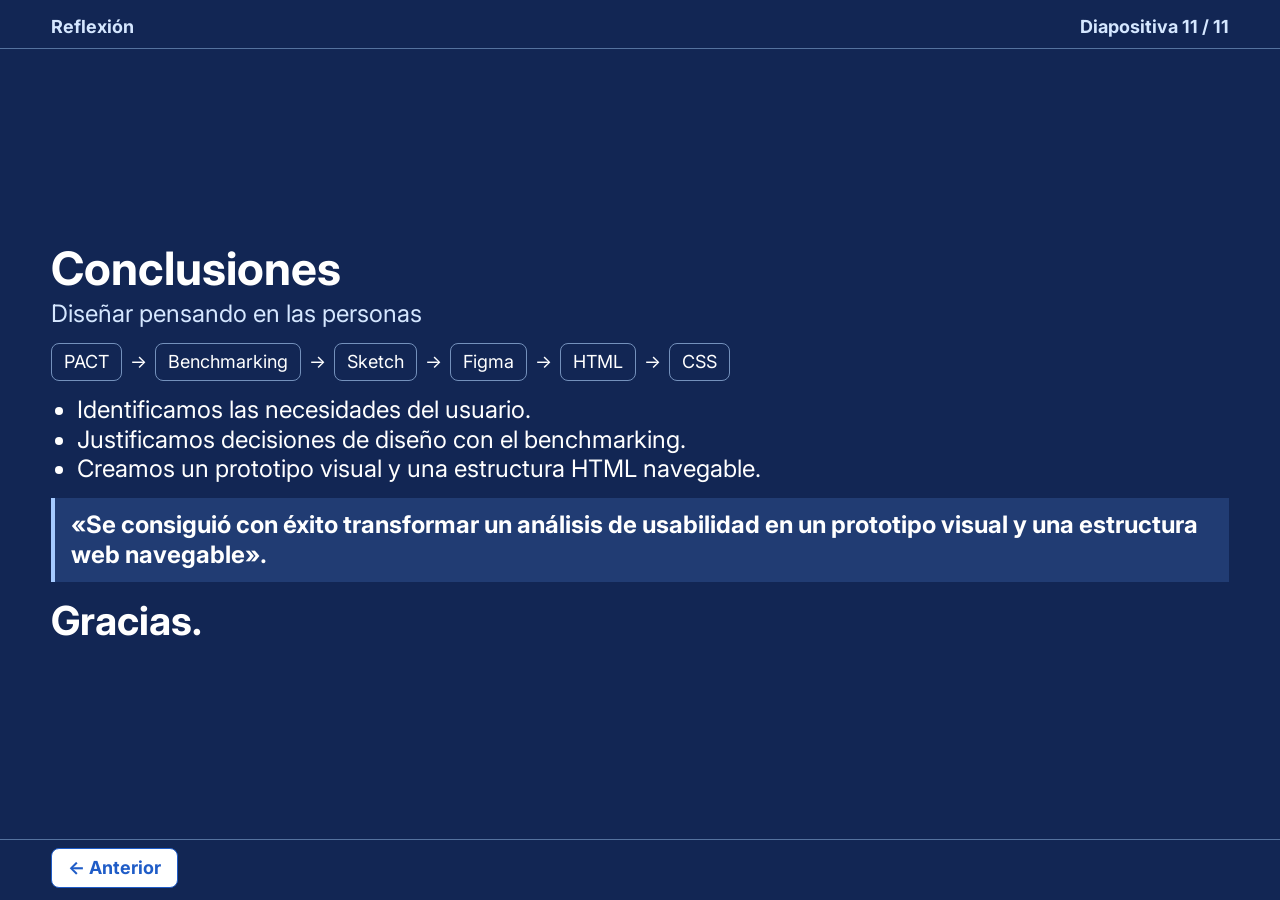
<file: grupo-17/11-conclusiones.html>
<!DOCTYPE html>
<html lang="es">
<head>
    <meta charset="UTF-8">
    <meta name="viewport" content="width=device-width, initial-scale=1.0">
    <title>Conclusiones | Grupo 17</title>
    <link rel="stylesheet" href="https://fonts.googleapis.com/css2?family=Inter:wght@400;500;700&amp;display=swap">
    <link rel="stylesheet" href="styles/style.css">
</head>
<body class="cierre">
    <header class="franja">
        <span>Reflexión</span>
        <span>Diapositiva 11 / 11</span>
    </header>
    <main class="diapositiva">
        <header class="encabezado">
            <h1>Conclusiones</h1>
            <p class="subtitulo">Diseñar pensando en las personas</p>
        </header>
        <div class="separacion proceso">
            <span class="fase">PACT</span>
            <span class="flecha" aria-hidden="true">→</span>
            <span class="fase">Benchmarking</span>
            <span class="flecha" aria-hidden="true">→</span>
            <span class="fase">Sketch</span>
            <span class="flecha" aria-hidden="true">→</span>
            <span class="fase">Figma</span>
            <span class="flecha" aria-hidden="true">→</span>
            <span class="fase">HTML</span>
            <span class="flecha" aria-hidden="true">→</span>
            <span class="fase">CSS</span>
        </div>
        <ul class="separacion conclusiones">
            <li>Identificamos las necesidades del usuario.</li>
            <li>Justificamos decisiones de diseño con el benchmarking.</li>
            <li>Creamos un prototipo visual y una estructura HTML navegable.</li>
        </ul>
        <p class="separacion cita">«Se consiguió con éxito transformar un análisis de usabilidad en un prototipo visual y una estructura web navegable».</p>
        <p class="separacion gracias">Gracias.</p>
    </main>
    <footer>
        <nav class="navegacion">
            <a class="anterior" href="10-dificultades.html">← Anterior</a>
        </nav>
    </footer>
</body>
</html>
</file>
<file: grupo-17/styles/style.css>
/* ESTILOS COMUNES A TODAS LAS DIAPOSITIVAS */

/* Página y valores base */
body {
    margin: 0;
    min-height: 100vh;
    display: flex;
    flex-direction: column;
    justify-content: space-between;
    background: #f7fafc;
    color: #122654;
    font-family: Inter, Arial, sans-serif;
    font-size: 1.5rem;
    line-height: 1.24;
}

h1, h2, p, ul {
    margin: 0;
}

/* Estructura de diapositivas */
.franja, .diapositiva, .navegacion {
    padding-left: 4vw;
    padding-right: 4vw;
}

.franja {
    display: flex;
    justify-content: space-between;
    padding-top: 16px;
    padding-bottom: 10px;
    border-bottom: 1px solid #d4dae4;
    color: #1f5cc7;
    font-weight: 700;
}

.diapositiva {
    padding-top: 14px;
    padding-bottom: 14px;
}

.separacion {
    margin-top: 14px;
}

.columnas, .fila {
    display: flex;
    justify-content: space-between;
}

.columnas {
    align-items: center;
}

.columna, .celda {
    width: 49%;
}

.separacion-fila {
    margin-top: 8px;
}

.separacion-corta {
    margin-top: 6px;
}

/* Tipografía */
h1 {
    font-size: 2.875rem;
    line-height: 1.13;
}

h2 {
    font-size: 1.5rem;
    line-height: 1.14;
}

.subtitulo {
    margin-top: 4px;
    color: #1f5cc7;
}

.secundario, .pie-imagen, .franja, .navegacion, .marcador {
    font-size: 1.125rem;
}

.secundario {
    color: #616b7d;
}

.nota {
    margin-top: 8px;
}

/* Navegación */
.navegacion {
    display: flex;
    justify-content: space-between;
    padding-top: 8px;
    padding-bottom: 12px;
    border-top: 1px solid #d4dae4;
}

.navegacion a {
    padding: 8px 16px;
    border: 1px solid #1f5cc7;
    border-radius: 8px;
    font-weight: 700;
    text-decoration: none;
}

.anterior {
    background: #fff;
    color: #1f5cc7;
}

.siguiente {
    margin-left: auto;
    background: #1f5cc7;
    color: #fff;
}

.navegacion a:hover {
    text-decoration: underline;
}

/* Tarjetas */
.tarjeta, .panel {
    padding: 14px 16px;
    border: 1px solid #d4dae4;
    border-radius: 12px;
    background: #fff;
}

.panel {
    background: #edf5ff;
}

/* Imágenes y placeholders */
.marco {
    display: flex;
    align-items: center;
    justify-content: center;
    height: 35vh;
    border: 1px solid #d4dae4;
    border-radius: 12px;
    background: #fff;
}

.marco img {
    display: block;
    max-width: 100%;
    max-height: 100%;
}

.marcador {
    max-width: 100%;
    padding: 6px 8px;
    color: #616b7d;
    text-align: center;
}

.pie-imagen {
    margin-top: 4px;
    font-weight: 700;
}

/* Bloques de código */
.bloque-codigo {
    padding: 14px 16px;
    border-radius: 12px;
    background: #122654;
    color: #fff;
    font-size: 1.125rem;
    line-height: 1.17;
}

code {
    font-family: Consolas, "Courier New", monospace;
}

.sangria {
    padding-left: 2.5rem;
}

.sangria-doble {
    padding-left: 5rem;
}

/* ESTILOS ESPECÍFICOS POR DIAPOSITIVA */

/* 01. Portada */
.portada {
    background: #edf5ff;
}

.hero h1 {
    font-size: 3.5rem;
    line-height: 1.17;
}

.equipo {
    margin-top: 22px;
    font-weight: 700;
}

.navegador {
    padding-top: 22px;
    border: 1px solid #c7d7ea;
    border-radius: 12px;
    background: #c7d7ea;
}

.navegador .marco {
    height: 50vh;
    border-radius: 0 0 11px 11px;
}

/* 02. Proyecto y análisis PACT */
.ficha-pact {
    width: 46.5%;
    display: flex;
    align-items: center;
}

.ficha-pact h2 {
    margin-bottom: 4px;
}

.letra {
    min-width: 52px;
    margin-right: 16px;
    border-radius: 8px;
    background: #edf5ff;
    color: #1f5cc7;
    font-size: 2.5rem;
    font-weight: 700;
    line-height: 1.35;
    text-align: center;
}

/* 03. Benchmarking */
.comparativa {
    display: flex;
    justify-content: space-between;
}

.resultado {
    width: 29.5%;
}

.medidas {
    margin-top: 8px;
}

.medidas strong {
    font-size: 2.5rem;
    line-height: 1.12;
}

.medidas span {
    margin-left: 8px;
    color: #616b7d;
}

.pista {
    margin: 10px 0 8px;
    border-radius: 8px;
    background: #edf5ff;
}

.barra {
    height: 8px;
    border-radius: 8px;
    background: #1f5cc7;
}

.salut { width: 37.5%; }
.policia { width: 100%; }
.booksy { width: 31.25%; }

.decisiones ul {
    display: flex;
    flex-wrap: wrap;
    padding-left: 24px;
    margin-top: 6px;
}

.decisiones li {
    margin-right: 30px;
}

/* 04. Bocetos */
.sketch {
    background: #edf5ff;
}

/* Alinea el encabezado con la diapositiva de componentes en proyección. */
.sketch .diapositiva {
    padding-top: 100px;
}

.sketch .separacion {
    margin-top: 8px;
}

.bocetos {
    padding-top: 8px;
    padding-bottom: 16px;
}

.hoja-boceto {
    width: 32%;
    text-align: center;
}

.hoja-boceto .marco {
    height: 65vh;
}

.boceto-error {
    width: 34%;
}

.boceto-completo {
    width: 100%;
    height: 100%;
    display: flex;
    align-items: center;
    justify-content: center;
}

/* 05. Componentes de Figma */
.figma {
    align-items: stretch;
}

.columna-fecha {
    width: 51%;
}

.columna-componentes {
    width: 47%;
}

.figma h2 {
    margin-bottom: 5px;
}

.columna-fecha .marco {
    height: 57vh;
}

.muestras {
    margin-top: 8px;
}

.muestras .marco {
    height: 23vh;
}

.variantes-separadas {
    width: 100%;
    height: 100%;
    display: flex;
    flex-direction: column;
    align-items: center;
    justify-content: space-around;
}

.variantes-separadas img {
    max-height: 48%;
}

.componentes .diapositiva {
    padding-top: 8px;
    padding-bottom: 4px;
}

.componentes .separacion {
    margin-top: 8px;
}

/* 06. Página de error */
.error .marco {
    height: 56vh;
}

.paso-error {
    padding: 5px 12px;
}

/* 07. Estructura HTML */
.html {
    align-items: flex-start;
}

.html .marco {
    height: 33vh;
}

/* 08. De Figma a CSS */
.identidad {
    align-items: flex-start;
}

.identidad h2 {
    margin-bottom: 5px;
}

.paleta, .pesos {
    font-size: 1.125rem;
}

.alfabeto {
    font-size: 2.5rem;
    font-weight: 700;
}

.pesos {
    margin-bottom: 12px;
}

.pesos span {
    margin-right: 16px;
}

.medio {
    font-weight: 500;
}

.paleta {
    list-style: none;
    padding: 0;
    display: flex;
    flex-wrap: wrap;
}

.paleta li {
    width: 33%;
    display: flex;
    align-items: center;
    margin-bottom: 8px;
}

.muestra {
    min-width: 25px;
    height: 25px;
    margin-right: 6px;
    border: 1px solid #bcc7d6;
    border-radius: 5px;
}

.oscuro { background: #122654; }
.fondo { background: #f7fafc; }
.principal { background: #1f5cc7; }
.claro { background: #edf5ff; }
.blanco { background: #fff; }
.gris { background: #616b7d; }

/* 09. Fragmento de CSS */
.fragmento {
    background: #edf5ff;
}

/* 10. Dificultades */
.reto {
    display: flex;
}

.reto h2 {
    width: 42%;
}

.reto p {
    width: 53%;
}

.reto span {
    margin: auto 10px;
    color: #1f5cc7;
}

.reto h2, .reto p {
    padding: 8px 12px;
}

.siguiente-paso {
    border-left: 4px solid #1f5cc7;
    padding-left: 12px;
}

/* 11. Conclusiones */
.cierre {
    background: #122654;
    color: #fff;
}

.cierre .subtitulo, .cierre .franja {
    color: #d5e7ff;
}

.cierre .franja, .cierre .navegacion {
    border-color: #55729e;
}

.proceso {
    font-size: 1.125rem;
    display: flex;
    flex-wrap: wrap;
    align-items: center;
}

.fase {
    padding: 7px 12px;
    border: 1px solid #7491bc;
    border-radius: 8px;
}

.flecha {
    margin: 0 8px;
}

.conclusiones {
    padding-left: 26px;
}

.cita {
    padding: 12px 16px;
    border-left: 4px solid #a5caff;
    background: #213c73;
    font-weight: 700;
}

.gracias {
    font-size: 2.5rem;
    font-weight: 700;
}
</file>
